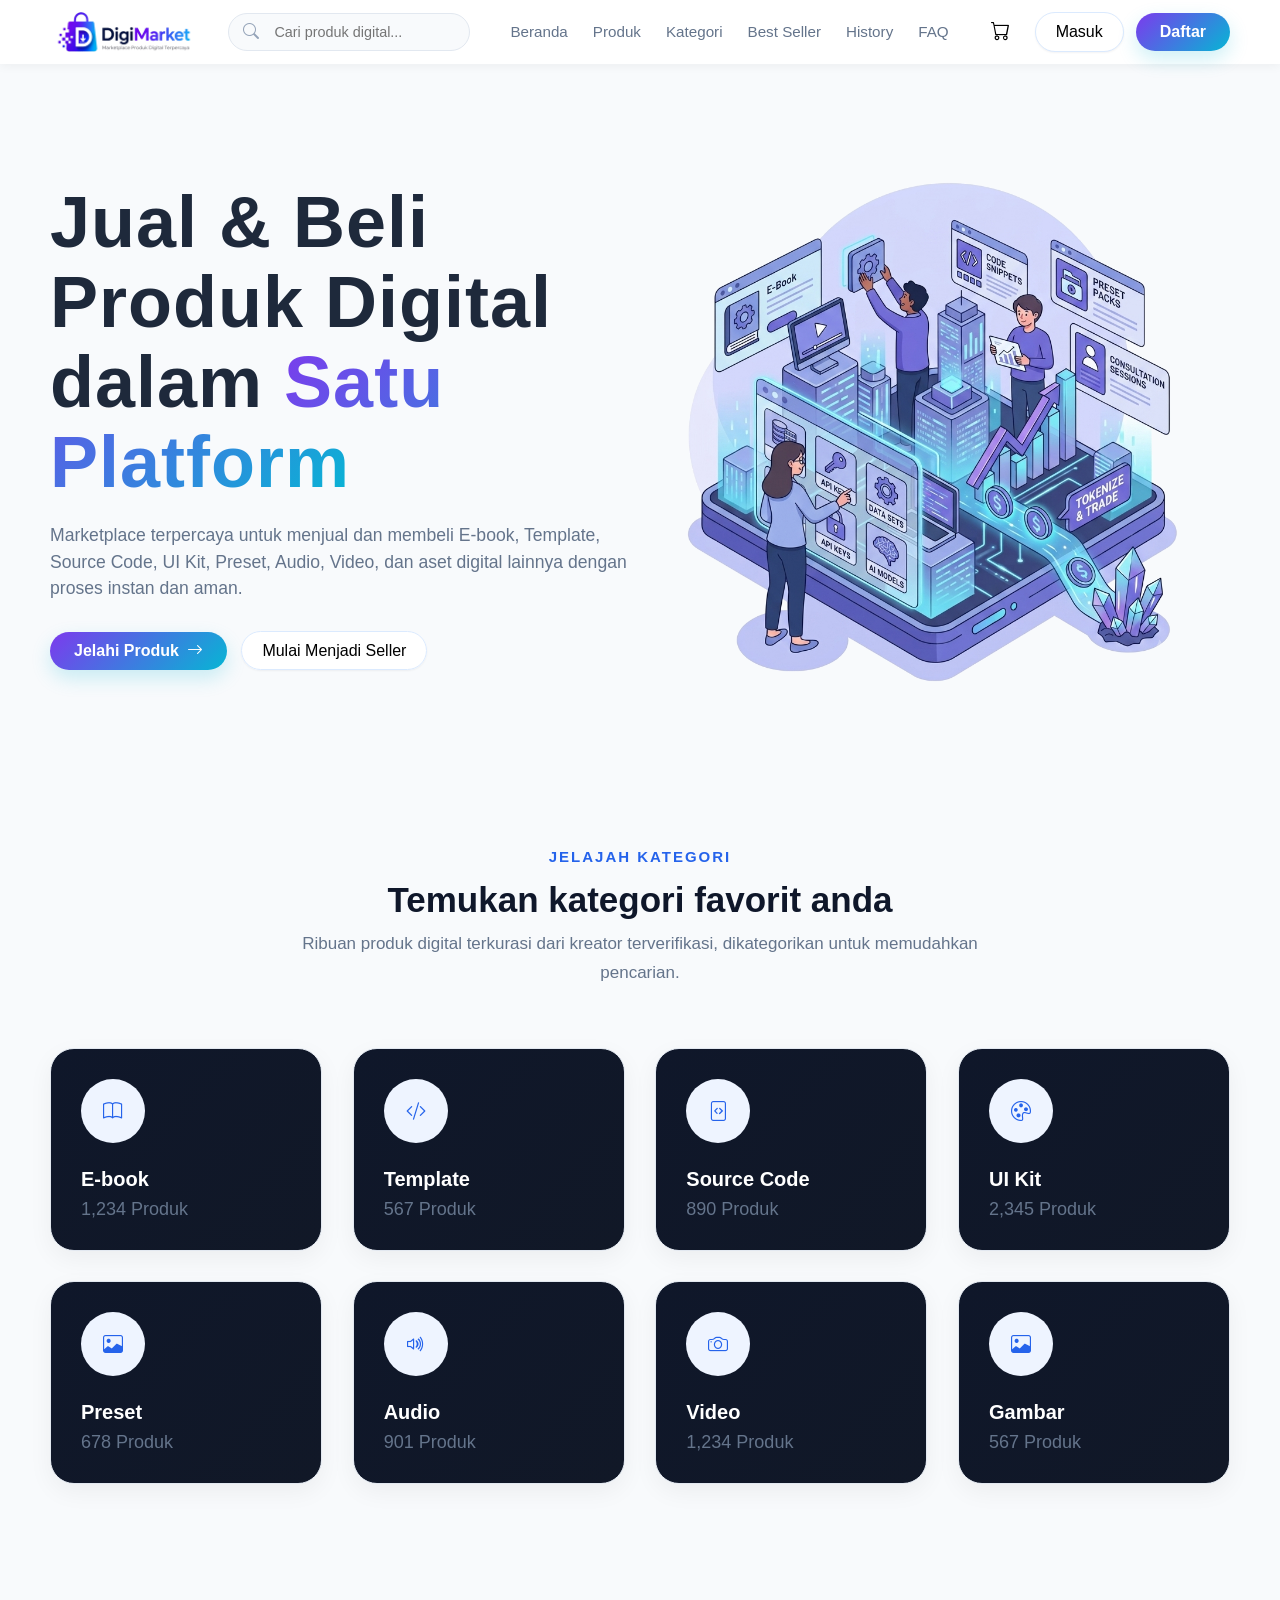
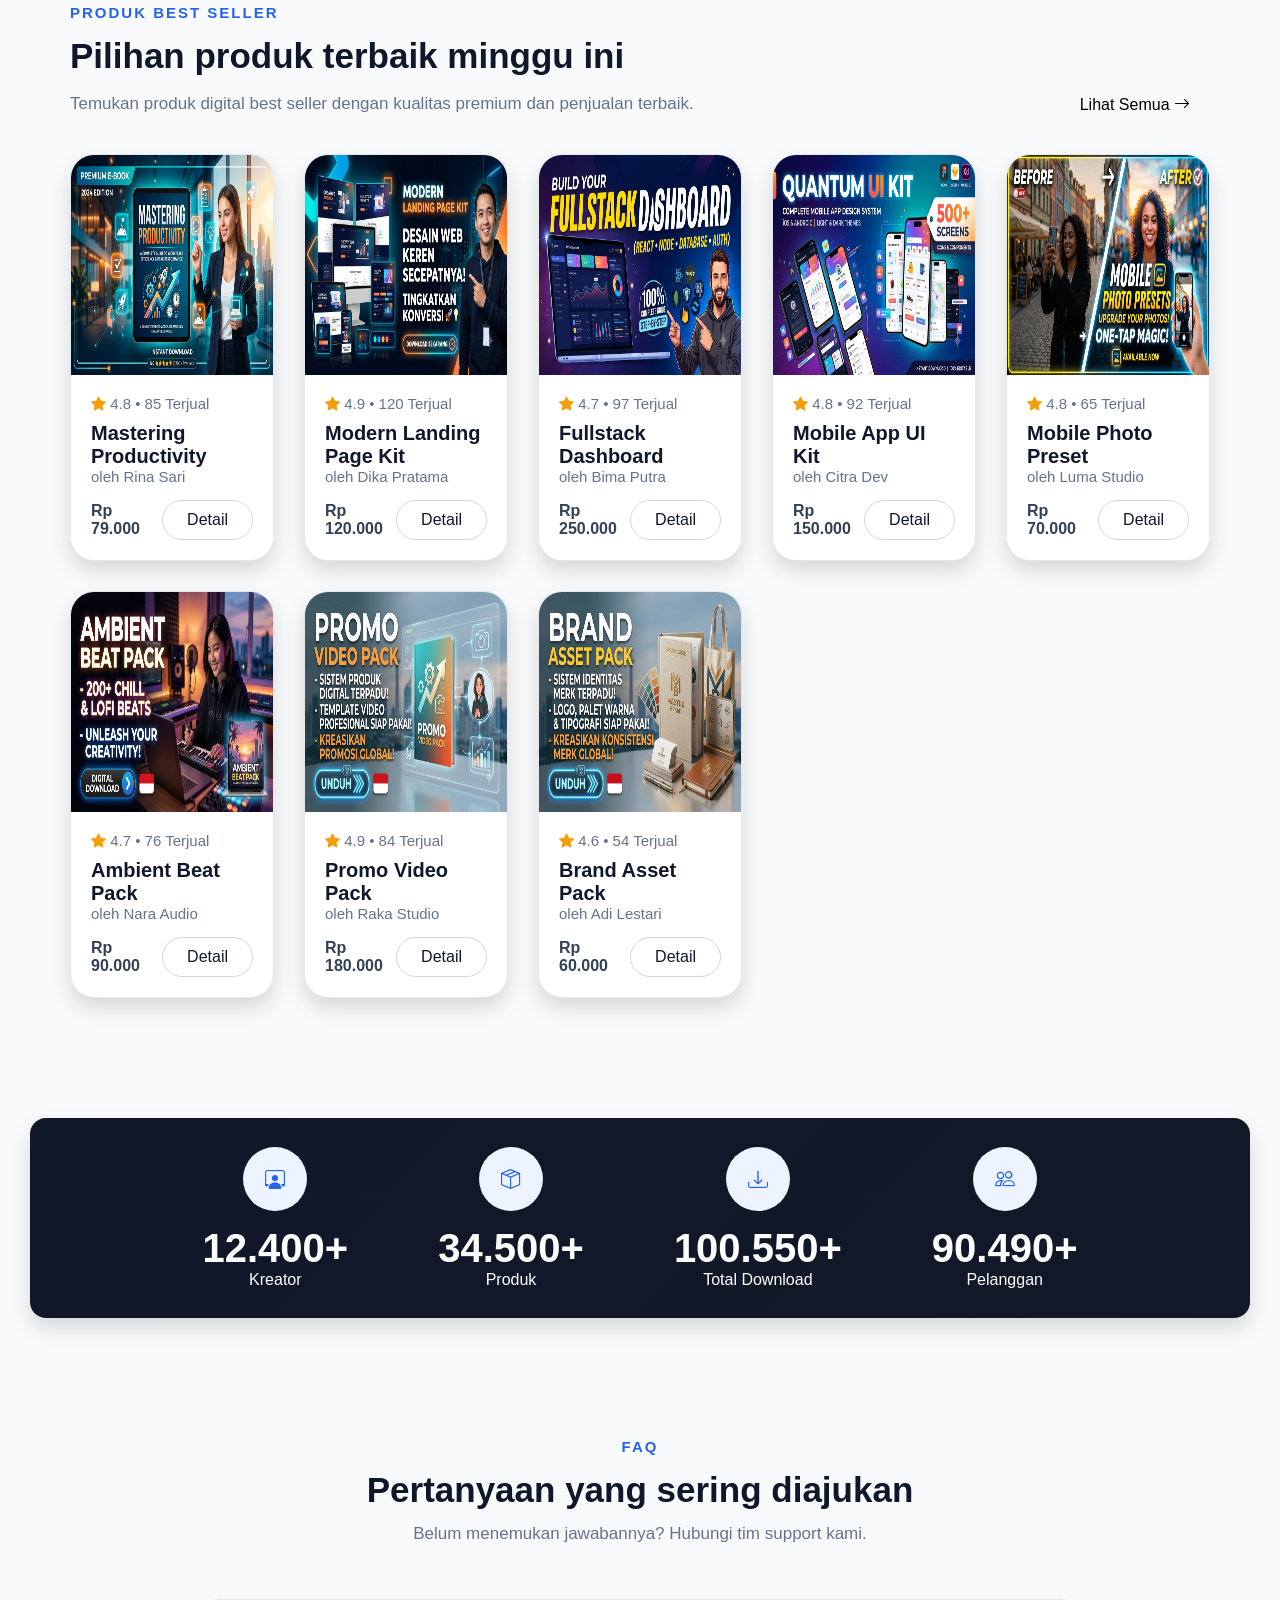
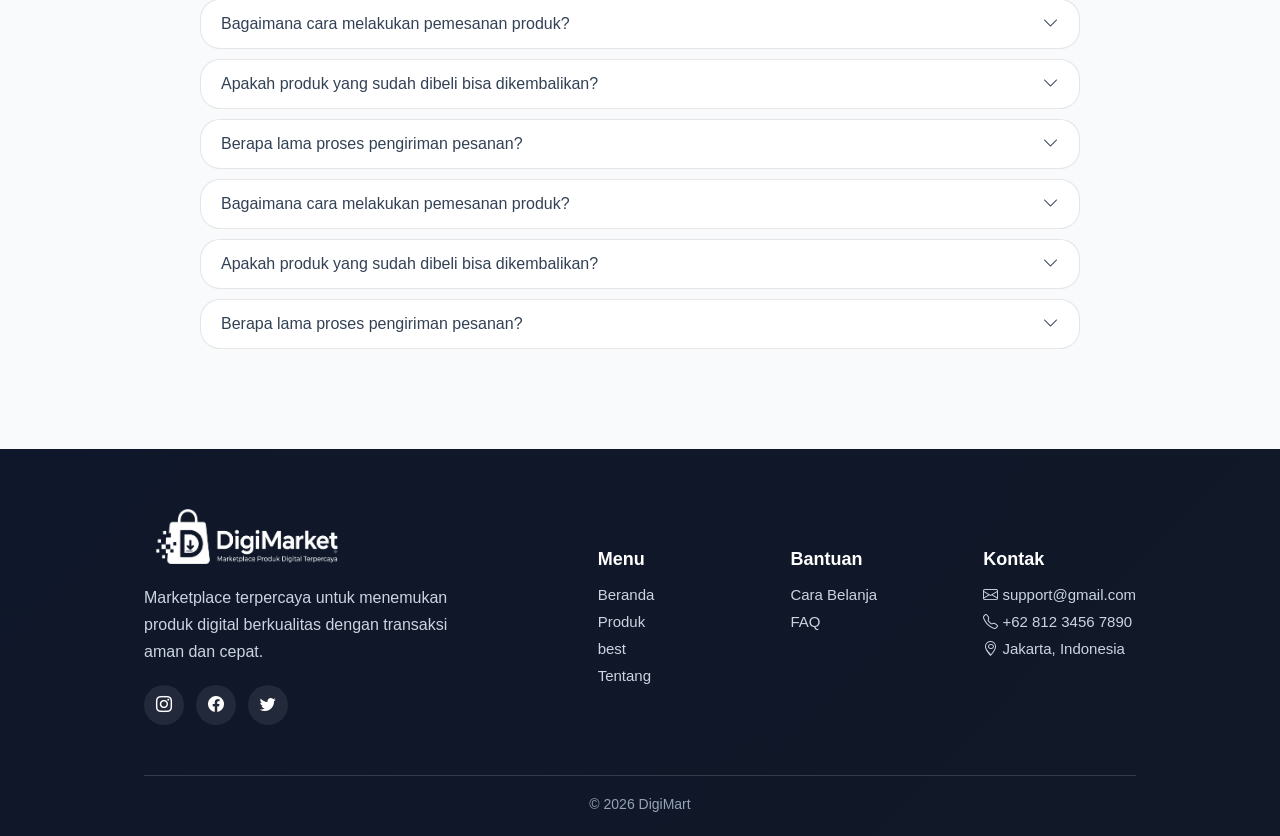
<file: index.html>
<!doctype html>
<html lang="en">

<head>
  <meta charset="UTF-8" />
  <meta name="viewport" content="width=device-width, initial-scale=1.0" />
  <link rel="stylesheet" href="https://cdn.jsdelivr.net/npm/bootstrap-icons@1.13.1/font/bootstrap-icons.min.css" />
  <link rel="stylesheet" href="css/style.css" />
  <title>Digimart</title>
</head>

<body>
  <header>
    <div class="header-container">
      <img src="img/logo.png" alt="Logo" class="header-logo" />

      <div class="search-box">
        <i class="bi bi-search search-icon"></i>
        <input type="text" placeholder="Cari produk digital..." class="header-search" />
      </div>
      <nav>
        <ul class="nav-menu">
          <li class="nav-item">
            <a href="index.html" class="nav-link">Beranda</a>
          </li>
          <li class="nav-item">
            <a href="#" class="nav-link">Produk</a>
          </li>
          <li class="nav-item">
            <a href="index.html#categories" class="nav-link">Kategori</a>
          </li>
          <li class="nav-item">
            <a href="index.html#best" class="nav-link">Best Seller</a>
          </li>
          <li class="nav-item">
            <a href="#" class="nav-link">History</a>
          </li>
          <li class="nav-item">
            <a href="index.html#faq" class="nav-link">FAQ</a>
          </li>
        </ul>
      </nav>
      <div class="header-buttons">
        <a href="#" class="cart">
          <i class="bi bi-cart"></i>
        </a>
        <a href="login.html" class="btn-secondary">Masuk</a>
        <a href="daftar.html" class="btn-primary">Daftar</a>
      </div>
      <div class="menu-toggle">
        <i class="bi bi-list"></i>
      </div>
    </div>
  </header>

  <main>
    <section class="hero">
      <div class="hero-left">
        <h1>Jual & Beli Produk Digital dalam <span> Satu Platform</span></h1>
        <p>
          Marketplace terpercaya untuk menjual dan membeli E-book, Template,
          Source Code, UI Kit, Preset, Audio, Video, dan aset digital lainnya
          dengan proses instan dan aman.
        </p>
        <div class="hero-btn">
          <a href="#" class="btn btn-primary">Jelahi Produk <i class="bi bi-arrow-right"></i></a>
          <a href="#" class="btn-secondary">Mulai Menjadi Seller</a>
        </div>
      </div>
      <div class="hero-image">
        <img src="img/hero.png" alt="hero-image" />
      </div>
    </section>

    <section class="categories" id="categories">
      <div class="header-categories">
        <p class="categories-subtitle">JELAJAH KATEGORI</p>
        <h2>Temukan kategori favorit anda</h2>
        <p class="categories-description">
          Ribuan produk digital terkurasi dari kreator terverifikasi,
          dikategorikan untuk memudahkan pencarian.
        </p>
      </div>
      <div class="category-list">
        <a href="#" class="category-item">
          <i class="bi bi-book"></i>
          <h3>E-book</h3>
          <span>1,234 Produk</span>
        </a>
        <a href="#" class="category-item">
          <i class="bi bi-code-slash"></i>
          <h3>Template</h3>
          <span>567 Produk</span>
        </a>
        <a href="#" class="category-item">
          <i class="bi bi-file-code"></i>
          <h3>Source Code</h3>
          <span>890 Produk</span>
        </a>
        <a href="#" class="category-item">
          <i class="bi bi-palette"></i>
          <h3>UI Kit</h3>
          <span>2,345 Produk</span>
        </a>
        <a href="#" class="category-item">
          <i class="bi bi-image"></i>
          <h3>Preset</h3>
          <span>678 Produk</span>
        </a>
        <a href="#" class="category-item">
          <i class="bi bi-volume-up"></i>
          <h3>Audio</h3>
          <span>901 Produk</span>
        </a>
        <a href="#" class="category-item">
          <i class="bi bi-camera"></i>
          <h3>Video</h3>
          <span>1,234 Produk</span>
        </a>
        <a href="#" class="category-item">
          <i class="bi bi-image"></i>
          <h3>Gambar</h3>
          <span>567 Produk</span>
        </a>
      </div>
      </div>
    </section>

    <section class="best" id="best">
      <div>
        <p class="best-subtitle">PRODUK BEST SELLER</p>
        <h2>Pilihan produk terbaik minggu ini</h2>
        <div class="test">
          <p class="best-description">
            Temukan produk digital best seller dengan kualitas premium dan
            penjualan terbaik.
          </p>
          <a href="produk.html" class="see-all">Lihat Semua <i class="bi bi-arrow-right"></i></a>
        </div>
        <div class="best-list">
          <div class="best-item">
            <img src="img/mastering.png" alt="E-Book" />
            <div class="best-info">
              <span class="rating">
                <i class="bi bi-star-fill"></i>
                4.8 • 85 Terjual
              </span>
              <h3>Mastering Productivity</h3>
              <p>oleh Rina Sari</p>
              <div class="best-footer">
                <h4>Rp 79.000</h4>
                <a href="#" class="detail-btn">Detail</a>
              </div>
            </div>
          </div>

          <div class="best-item">
            <img src="img/landing-page.png" alt="Template Desain" />
            <div class="best-info">
              <span class="rating">
                <i class="bi bi-star-fill"></i>
                4.9 • 120 Terjual
              </span>
              <h3>Modern Landing Page Kit</h3>
              <p>oleh Dika Pratama</p>
              <div class="best-footer">
                <h4>Rp 120.000</h4>
                <a href="#" class="detail-btn">Detail</a>
              </div>
            </div>
          </div>

          <div class="best-item">
            <img src="img/full-stack.png" alt="Source Code" />
            <div class="best-info">
              <span class="rating">
                <i class="bi bi-star-fill"></i>
                4.7 • 97 Terjual
              </span>
              <h3>Fullstack Dashboard</h3>
              <p>oleh Bima Putra</p>

              <div class="best-footer">
                <h4>Rp 250.000</h4>
                <a href="#" class="detail-btn">Detail</a>
              </div>
            </div>
          </div>

          <div class="best-item">
            <img src="img/ui-kit.png" alt="UI Kit" />
            <div class="best-info">
              <span class="rating">
                <i class="bi bi-star-fill"></i>
                4.8 • 92 Terjual
              </span>
              <h3>Mobile App UI Kit</h3>
              <p>oleh Citra Dev</p>

              <div class="best-footer">
                <h4>Rp 150.000</h4>
                <a href="#" class="detail-btn">Detail</a>
              </div>
            </div>
          </div>

          <div class="best-item">
            <img src="img/preset.png" alt="Preset" />
            <div class="best-info">
              <span class="rating">
                <i class="bi bi-star-fill"></i>
                4.8 • 65 Terjual
              </span>
              <h3>Mobile Photo Preset</h3>
              <p>oleh Luma Studio</p>

              <div class="best-footer">
                <h4>Rp 70.000</h4>
                <a href="#" class="detail-btn">Detail</a>
              </div>
            </div>
          </div>

          <div class="best-item">
            <img src="img/beat-pack.png" alt="Audio" />
            <div class="best-info">
              <span class="rating">
                <i class="bi bi-star-fill"></i>
                4.7 • 76 Terjual
              </span>
              <h3>Ambient Beat Pack</h3>
              <p>oleh Nara Audio</p>

              <div class="best-footer">
                <h4>Rp 90.000</h4>
                <a href="#" class="detail-btn">Detail</a>
              </div>
            </div>
          </div>

          <div class="best-item">
            <img src="img/video-pack.png" alt="Video" />
            <div class="best-info">
              <span class="rating">
                <i class="bi bi-star-fill"></i>
                4.9 • 84 Terjual
              </span>
              <h3>Promo Video Pack</h3>
              <p>oleh Raka Studio</p>

              <div class="best-footer">
                <h4>Rp 180.000</h4>
                <a href="#" class="detail-btn">Detail</a>
              </div>
            </div>
          </div>

          <div class="best-item">
            <img src="img/aset-pack.png" alt="Gambar" />
            <div class="best-info">
              <span class="rating">
                <i class="bi bi-star-fill"></i>
                4.6 • 54 Terjual
              </span>
              <h3>Brand Asset Pack</h3>
              <p>oleh Adi Lestari</p>

              <div class="best-footer">
                <h4>Rp 60.000</h4>
                <a href="#" class="detail-btn">Detail</a>
              </div>
            </div>
          </div>
        </div>
      </div>
    </section>

    <section class="statistics">
      <div class="statistics-list">
        <div class="statistics-item">
          <i class="bi bi-person-workspace"></i>
          <h3>12.400+</h3>
          <span>Kreator</span>
        </div>
        <div class="statistics-item">
          <i class="bi bi-box-seam"></i>
          <h3>34.500+</h3>
          <span>Produk</span>
        </div>
        <div class="statistics-item">
          <i class="bi bi-download"></i>
          <h3>100.550+</h3>
          <span>Total Download</span>
        </div>
        <div class="statistics-item">
          <i class="bi bi-people"></i>
          <h3>90.490+</h3>
          <span>Pelanggan</span>
        </div>
      </div>
    </section>

    <section class="faq" id="faq">
      <p class="faq-subtitle">FAQ</p>
      <h2>Pertanyaan yang sering diajukan</h2>
      <div class="test">
        <p class="faq-description">
          Belum menemukan jawabannya? Hubungi tim support kami.
        </p>
      </div>
      <div class="faq-question">
        <details>
          <summary>
            Bagaimana cara melakukan pemesanan produk?
            <span class="faq-icon"><i class="bi bi-chevron-down"></i></span>
          </summary>
          <p>
            Kamu bisa memilih produk yang diinginkan, memasukkannya ke
            keranjang belanja, lalu mengikuti instruksi checkout yang
            tersedia untuk menyelesaikan pembayaran.
          </p>
        </details>

        <details>
          <summary>
            Apakah produk yang sudah dibeli bisa dikembalikan?<span class="faq-icon"><i
                class="bi bi-chevron-down"></i></span>
          </summary>
          <p>
            Ya, produk dapat dikembalikan maksimal 3 hari setelah diterima,
            dengan catatan segel belum terbuka dan menyertakan video
            unboxing.
          </p>
        </details>

        <details>
          <summary>
            Berapa lama proses pengiriman pesanan?<span class="faq-icon"><i class="bi bi-chevron-down"></i></span>
          </summary>
          <p>
            Untuk wilayah dalam kota biasanya memakan waktu 1-2 hari kerja,
            sedangkan untuk luar kota berkisar antara 3-5 hari kerja
            tergantung ekspedisi.
          </p>
        </details>

        <details>
          <summary>
            Bagaimana cara melakukan pemesanan produk?
            <span class="faq-icon"><i class="bi bi-chevron-down"></i></span>
          </summary>
          <p>
            Kamu bisa memilih produk yang diinginkan, memasukkannya ke
            keranjang belanja, lalu mengikuti instruksi checkout yang
            tersedia untuk menyelesaikan pembayaran.
          </p>
        </details>

        <details>
          <summary>
            Apakah produk yang sudah dibeli bisa dikembalikan?<span class="faq-icon"><i
                class="bi bi-chevron-down"></i></span>
          </summary>
          <p>
            Ya, produk dapat dikembalikan maksimal 3 hari setelah diterima,
            dengan catatan segel belum terbuka dan menyertakan video
            unboxing.
          </p>
        </details>

        <details>
          <summary>
            Berapa lama proses pengiriman pesanan?<span class="faq-icon"><i class="bi bi-chevron-down"></i></span>
          </summary>
          <p>
            Untuk wilayah dalam kota biasanya memakan waktu 1-2 hari kerja,
            sedangkan untuk luar kota berkisar antara 3-5 hari kerja
            tergantung ekspedisi.
          </p>
        </details>
      </div>
    </section>
  </main>

  <footer class="footer">
    <div class="footer-content">
      <div class="footer-brand">
        <img src="img/logo_putih.png" alt="Logo" class="footer-logo" />
        <p>
          Marketplace terpercaya untuk menemukan produk digital berkualitas
          dengan transaksi aman dan cepat.
        </p>
        <div class="footer-social">
          <a href="#" aria-label="Instagram"><i class="bi bi-instagram"></i></a>
          <a href="#" aria-label="Facebook"><i class="bi bi-facebook"></i></a>
          <a href="#" aria-label="Twitter"><i class="bi bi-twitter"></i></a>
        </div>
      </div>
      <div class="footer-links-grid">
        <div class="footer-links">
          <h3>Menu</h3>
          <ul>
            <li><a href="#">Beranda</a></li>
            <li><a href="#">Produk</a></li>
            <li><a href="#">best</a></li>
            <li><a href="#">Tentang</a></li>
          </ul>
        </div>
        <div class="footer-links">
          <h3>Bantuan</h3>
          <ul>
            <li><a href="#">Cara Belanja</a></li>
            <li><a href="#">FAQ</a></li>
          </ul>
        </div>
        <div class="footer-links">
          <h3>Kontak</h3>
          <ul>
            <li><i class="bi bi-envelope"></i> support@gmail.com</li>
            <li><i class="bi bi-telephone"></i> +62 812 3456 7890</li>
            <li><i class="bi bi-geo-alt"></i> Jakarta, Indonesia</li>
          </ul>
        </div>
      </div>
      <div class="footer-bottom">
        <p>© 2026 DigiMart</p>
      </div>
    </div>
  </footer>
</body>

</html>
<script>
  const menuToggle = document.querySelector(".menu-toggle");
  const navMenu = document.querySelector(".nav-menu");

  menuToggle.addEventListener("click", () => {
    navMenu.classList.toggle("active");
  });
</script>
</file>
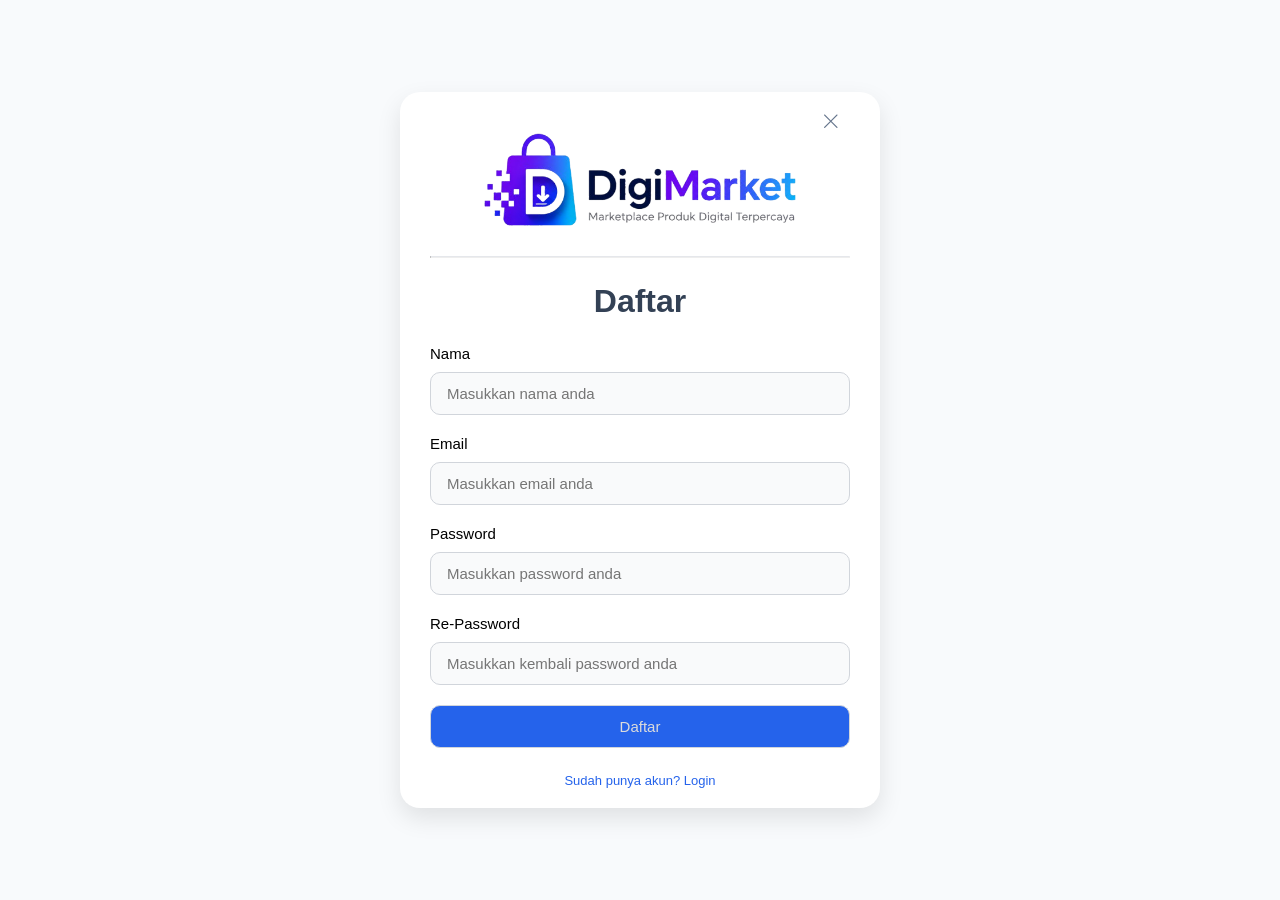
<file: daftar.html>
<!doctype html>
<html lang="id">

<head>
  <meta charset="UTF-8" />
  <meta name="viewport" content="width=device-width, initial-scale=1.0" />
  <link rel="stylesheet" href="https://cdn.jsdelivr.net/npm/bootstrap-icons@1.13.1/font/bootstrap-icons.min.css" />
  <link rel="stylesheet" href="css/login.css" />
  <title>Form Daftar</title>
</head>

<body>
  <div class="card-login">
    <a href="index.html" class="close-btn"><i class="bi bi-x-lg"></i></a>
    <img src="img/logo.png" alt="logo" class="logo" />
    <hr />
    <h1>Daftar</h1>
    <form>
      <div class="form-item">
        <label for="nama">Nama</label>
        <input type="text" id="nama" placeholder="Masukkan nama anda" />
      </div>

      <div class="form-item">
        <label for="email">Email</label>
        <input type="email" id="email" placeholder="Masukkan email anda" />
      </div>

      <div class="form-item">
        <label for="password">Password</label>
        <input type="password" id="password" placeholder="Masukkan password anda" />
      </div>

      <div class="form-item">
        <label for="password">Re-Password</label>
        <input type="password" id="password" placeholder="Masukkan kembali password anda" />
      </div>

      <button type="submit" class="btn">Daftar</button>

      <div class="register-link">
        Sudah punya akun? <a href="login.html">Login</a>
      </div>
    </form>
  </div>
</body>
</html>
<script>
  const menuToggle = document.querySelector(".menu-toggle");
  const navMenu = document.querySelector(".nav-menu");

  menuToggle.addEventListener("click", () => {
    navMenu.classList.toggle("active");
  });
</script>
</file>
<file: css/style.css>
* {
  margin: 0;
  padding: 0;
  box-sizing: border-box;
  font-family: "inter", sans-serif;
}

body {
  background-color: #f8fafc;
  color: #334155;
  min-height: 100vh;
  overflow-x: hidden;
}

a {
  text-decoration: none;
  transition: all 0.3s ease;
}

ul {
  list-style: none;
}

header {
  background-color: #ffffff;
  box-shadow: 0 2px 10px rgba(0, 0, 0, 0.05);
  position: sticky;
}

.header-container {
  display: flex;
  align-items: center;
  justify-content: space-between;
  padding: 10px 50px;
}

.header-logo {
  height: 40px;
  object-fit: contain;
}

.search-box {
  position: relative;
  max-width: 700px;
  margin-right: 10px;
}

.search-icon {
  position: absolute;
  left: 15px;
  top: 50%;
  transform: translateY(-50%);
  color: #94a3b8;
}

.header-search {
  width: 100%;
  padding: 10px 15px 10px 45px;
  border: 1px solid #e2e8f0;
  border-radius: 25px;
  font-size: 0.9rem;
  outline: none;
  transition: all 0.3s ease;
  background-color: #f8fafc;
}

.header-search:focus {
  border-color: #3b82f6;
  background-color: #ffffff;
  box-shadow: 0 0 0 3px rgba(59, 130, 246, 0.1);
}

.nav-menu {
  display: flex;
  align-items: center;
  gap: 25px;
}

.nav-link {
  color: #64748b;
  font-weight: lighter;
  font-size: 0.95rem;
}

.nav-link:hover {
  color: #3b82f6;
  font-weight: 600;
  padding: 5px 10px;
  border-radius: 10px;
  transition: all 0.2s ease;
}

.nav-link .bi-cart {
  font-size: 1.2rem;
}

.header-buttons {
  display: flex;
  align-items: center;
  gap: 12px;
}

.cart {
  display: inline-flex;
  align-items: center;
  justify-content: center;
  width: 44px;
  height: 44px;
  color: #000000;
  font-weight: 600;
  border-radius: 50%;
  font-size: 1.2rem;
}

.cart:hover {
  color: #3b82f6;
  background-color: #eff6ff;
  border-color: #bfdbfe;
  transition: all 0.2s ease;
}

.btn-secondary {
  color: #000000;
  font-weight: 500;
  padding: 10px 20px;
  border-radius: 999px;
  border: 1px solid #dbeafe;
  background-color: #ffffff;
  box-shadow: 0 1px 2px rgba(15, 23, 42, 0.05);
}

.btn-secondary:hover {
  background-color: #eff6ff;
  border-color: #bfdbfe;
}

.btn-primary {
  background-image: linear-gradient(135deg, #7c3aed 0%, #06b6d4 100%);
  color: #ffffff;
  font-weight: 600;
  padding: 10px 24px;
  border-radius: 999px;
  transition: all 0.2s ease-in-out;
  display: inline-flex;
  align-items: center;
  justify-content: center;
  gap: 8px;
  border: none;
  cursor: pointer;
  box-shadow: 0 8px 20px rgba(6, 182, 212, 0.2);
}

.btn-primary:hover {
  background-image: linear-gradient(135deg, #6d28d9 0%, #0891b2 100%);
  transform: translateY(-1px);
}

.buttons {
  display: flex;
  gap: 12px;
  flex-wrap: wrap;
  margin-top: 24px;
}

.menu-toggle {
  display: none;
  font-size: 28px;
  cursor: pointer;
}

.hero {
  display: flex;
  align-items: center;
  justify-content: space-between;
  padding: 60px 50px;
}

.hero-left {
  max-width: 800px;
}

.hero h1 {
  font-size: 4.5rem;
  font-weight: 550 !important;
  letter-spacing: 1px;
  color: #1e293b;
  margin-bottom: 20px;
  line-height: 5rem;
}

.hero p {
  font-size: 1.1rem;
  color: #64748b;
  line-height: 1.5;
  max-width: 600px;
  margin: 0;
}

.hero span {
  background-image: linear-gradient(135deg, #7c3aed 0%, #06b6d4 100%);
  background-clip: text;
  -webkit-background-clip: text;
  -webkit-text-fill-color: transparent;
}

.btn {
  margin-right: 10px;
}

.hero-btn {
  padding-top: 30px;
}

.hero-image img {
  width: 600px;
}

.categories {
  padding: 60px 50px;
}

.categories-subtitle {
  display: block;
  text-align: center;
  color: #2563eb;
  font-size: 15px;
  font-weight: 700;
  letter-spacing: 2px;
  text-transform: uppercase;
  margin-bottom: 15px;
}

.categories h2 {
  text-align: center;
  font-size: 35px;
  font-weight: 700;
  color: #0f172a;
  margin-bottom: 10px;
}

.categories-description {
  max-width: 700px;
  margin: 0 auto 60px;
  text-align: center;
  color: #64748b;
  font-size: 17px;
  line-height: 1.7;
}

.category-list {
  display: flex;
  flex-wrap: wrap;
  gap: 30px;
  justify-content: space-between;
}

.category-item {
  flex: 0 0 calc(25% - 23px);
  background: linear-gradient(135deg, #0f172a 0%, #111827 100%);
  border: 1px solid #e2e8f0;
  border-radius: 24px;
  padding: 30px;
  box-shadow: 0 8px 25px rgba(0, 0, 0, 0.05);
  box-sizing: border-box;
}

.category-item:hover {
  transform: translateY(-8px);
  box-shadow: 0 20px 40px rgba(0, 0, 0, 0.1);
  transition: all 0.3s ease;
}

.category-item i {
  width: 64px;
  height: 64px;
  display: flex;
  justify-content: center;
  align-items: center;
  border-radius: 50%;
  background: #eef4ff;
  color: #2563eb;
  font-size: 20px;
  margin-bottom: 25px;
}

.category-item h3 {
  font-size: 20px;
  color: #ffffff;
  margin-bottom: 8px;
}

.category-item span {
  color: #64748b;
  font-size: 18px;
}

.best {
  padding: 60px 70px;
}

.best-subtitle {
  display: block;
  color: #2563eb;
  font-size: 15px;
  font-weight: 700;
  letter-spacing: 2px;
  text-transform: uppercase;
  margin-bottom: 15px;
}

.best h2 {
  font-size: 35px;
  font-weight: 700;
  color: #0f172a;
  margin-bottom: 10px;
}

.test {
  display: flex;
  align-items: center;
  justify-content: space-between;
  flex-wrap: wrap;
  margin: 0 0 30px;
}

.best-description {
  margin: 0;
  color: #64748b;
  font-size: 17px;
  line-height: 1.7;
  flex: 1;
  min-width: 280px;
}

.see-all {
  color: #000000;
  padding: 10px 20px;
  border-radius: 20px;
  margin-left: auto;
}

.see-all:hover {
  background-color: #c1dbfd;
}

.best-list {
  display: grid;
  grid-template-columns: repeat(5, 1fr);
  gap: 30px;
}

.best-item {
  display: flex;
  flex-direction: column;
  width: auto;
  background: #fff;
  border-radius: 24px;
  overflow: hidden;
  border: 1px solid #e5e7eb;
  box-shadow: 0 10px 20px rgba(0, 0, 0, 0.137);
}

.best-item:hover {
  transform: translateY(-8px);
}

.best-item img {
  width: 100%;
  height: 220px;
}

.best-info {
  display: flex;
  flex-direction: column;
  flex-grow: 1;
  padding: 20px;
}

.best-info h3 {
  font-size: 20px;
  color: #0f172a;
}

.best-info p {
  color: #64748b;
  font-size: 15px;
  margin-bottom: 15px;
}

.rating {
  color: #64748b;
  margin-bottom: 10px;
  font-size: 15px;
}

.rating i {
  color: #f59e0b;
}

.best-footer {
  display: flex;
  justify-content: space-between;
  align-items: center;
  margin-top: auto;
}

.detail-btn {
  display: inline-block;
  padding: 10px 24px;
  border: 1px solid #d1d5db;
  border-radius: 999px;
  color: #0f172a;
  text-decoration: none;
  transition: 0.3s;
}

.detail-btn:hover {
  background: #2563eb;
  color: #fff;
  border-color: #2563eb;
}

.statistics {
  padding: 60px 30px;
}

.statistics-list {
  display: flex;
  justify-content: center;
  align-items: center;
  gap: 15px;
  height: 200px;
  background: linear-gradient(135deg, #0f172a 0%, #111827 100%);
  box-shadow: 0 10px 20px rgba(0, 0, 0, 0.137);
  border-radius: 16px;
  gap: 90px;
}

.statistics-item {
  color: white;
  text-align: center;
}

.statistics h3 {
  font-size: 40px;
}

.statistics i {
  width: 64px;
  height: 64px;
  display: flex;
  justify-content: center;
  align-items: center;
  margin: 0 auto 15px auto;
  border-radius: 50%;
  background: #eef4ff;
  color: #2563eb;
  font-size: 20px;
  font-weight: bolder;
  margin-bottom: 15px;
}

.faq {
  padding: 60px 200px;
  border-radius: 20px;
}

.faq-subtitle {
  display: block;
  text-align: center;
  color: #2563eb;
  font-size: 15px;
  font-weight: 700;
  letter-spacing: 2px;
  text-transform: uppercase;
  margin-bottom: 15px;
}

.faq h2 {
  text-align: center;
  font-size: 35px;
  font-weight: 700;
  color: #0f172a;
  margin-bottom: 10px;
}

.faq-description {
  max-width: 700px;
  margin: 0 auto 20px;
  text-align: center;
  color: #64748b;
  font-size: 17px;
  line-height: 1.7;
}

.faq-question details {
  background: #ffffff;
  border: 1px solid rgba(0, 0, 0, 0.103);
  border-radius: 20px;
  margin-bottom: 10px;
  padding: 15px 20px;
}

.faq-question summary {
  display: flex;
  justify-content: space-between;
  align-items: center;
  font-weight: 400;
  cursor: pointer;
  list-style: none;
}

.faq-question summary::-webkit-details-marker {
  display: none;
}

.faq-question .faq-icon {
  display: inline-flex;
  align-items: center;
  justify-content: center;
  transition: transform 0.3s ease;
}

.faq-question details[open] .faq-icon {
  transform: rotate(180deg);
}

.faq-question p {
  display: flex;
  justify-content: space-between;
  align-items: center;
  padding: 10px;
  line-height: 1.5;
}

.footer {
  display: flex;
  justify-content: center;
  align-items: center;
  background: linear-gradient(135deg, #0f172a 0%, #111827 100%);
  color: #e2e8f0;
  padding: 60px 20px 24px;
  margin-top: 30px;
  width: 100%;
}

.footer-content {
  width: 80%;
  display: flex;
  flex-wrap: wrap;
  justify-content: space-between;
  align-items: center;
  gap: 50px;
}

.footer-logo {
  height: 55px;
  margin-bottom: 16px;
}

.footer-brand p {
  color: #cbd5e1;
  line-height: 1.7;
  max-width: 320px;
}

.footer-social {
  display: flex;
  gap: 12px;
  margin-top: 20px;
}

.footer-social a {
  width: 40px;
  height: 40px;
  display: flex;
  justify-content: center;
  align-items: center;
  background: rgba(255, 255, 255, 0.08);
  border-radius: 50%;
  color: #fff;
  text-decoration: none;
  transition: 0.3s;
}

.footer-social a:hover {
  background: #2563eb;
  transform: translateY(-2px);
}

.footer-links-grid {
  display: grid;
  grid-template-columns: repeat(3, 1fr);
  gap: 40px;
}

.footer-links h3 {
  color: #fff;
  font-size: 18px;
  margin-bottom: 16px;
}

.footer-links ul {
  list-style: none;
  display: flex;
  flex-direction: column;
  gap: 10px;
}

.footer-links li {
  color: #cbd5e1;
  font-size: 15px;
}

.footer-links a {
  color: #cbd5e1;
  text-decoration: none;
  transition: 0.3s;
}

.footer-links a:hover {
  color: #fff;
}

.footer-bottom {
  width: 100%;

  padding-top: 20px;
  border-top: 1px solid rgba(255, 255, 255, 0.15);
  text-align: center;
  color: #94a3b8;
  font-size: 14px;
}

@media screen and (min-width: 360px) and (max-width: 480px) {
  .header-container {
    display: flex;
    flex-wrap: wrap;
    padding: 0 10px;
  }

  .header-logo {
    height: 28px;
  }

  .search-box {
    display: none;
  }

  .header-buttons {
    gap: px;
  }

  .menu-toggle {
    display: block;
  }

  .header-container nav {
    order: 4;
    width: 100%;
  }

  .nav-menu {
    display: none;
    flex-direction: column;
    align-items: center;
    margin-top: 15px;
  }

  .nav-menu.active {
    display: flex;
  }

  .hero {
    flex-direction: column;
  }

  .hero-left {
    max-width: 340px;
  }

  .hero-image {
    display: none;
  }

  .hero h1 {
    font-size: 35px;
    line-height: normal;
  }

  .hero p {
    font-size: 13px;
    margin-top: -10px;
    max-width: 315px;
  }

  .hero-btn {
    margin-top: -10px;
  }

  .categories h2,
  .best h2,
  .faq h2 {
    font-size: 20px;
  }

  .categories-subtitle,
  .best-subtitle,
  .faq-subtitle {
    font-size: 10px;
  }

  .categories-description,
  .best-description,
  .faq-description {
    font-size: 14px;
    max-width: 280px;
  }

  .category-list {
    display: grid;
    grid-template-columns: repeat(2, 1fr);
  }

  .category-item {
    justify-content: center;
    text-align: center;
  }

  .category-item h3 {
    font-size: 12px;
  }

  .category-item span {
    font-size: 13px;
  }

  .best-list {
    display: grid;
    grid-template-columns: repeat(2, 1fr) !important;
  }

  .best-item img {
    width: 100%;
    height: 150px;
    display: block;
  }

  .best-info {
    flex-grow: 1;
  }

  .best-info h3 {
    font-size: 15px;
  }

  .best-info h4 {
    font-size: 10px;
  }

  .best-info p {
    font-size: 12px;
  }

  .rating {
    font-size: 12px;
  }

  .detail-btn {
    padding: 5px 10px;
    font-size: 11px;
    margin-right: -10px;
  }

  .see-all {
    padding: 20px 20px;
    font-size: 12px;
  }

  .statistics {
    padding: 0 !important;
    border-radius: 0 !important;
  }

  .statistics-list {
    display: flex;
    justify-content: center;
    align-items: center;
    gap: 30px !important;
  }

  .statistics-item h3 {
    font-size: 15px !important;
  }

  .statistics-item span {
    font-size: 12px;
  }

  .statistics-item i {
    width: 30px;
    height: 30px;
    font-size: 16px;
    margin-bottom: 1%;
  }
}

@media screen and (min-width: 765px) and (max-width: 834px) {
  .header-container {
    padding: 10px 15px;
  }

  .header-logo {
    height: 30px;
  }

  .search-box {
    max-width: 200px;
  }

  .nav-menu {
    gap: 6px;
  }

  .nav-link {
    font-size: 12px;
  }

  .cart {
    font-size: 1.2rem;
  }

  .btn-secondary,
  .btn-primary {
    padding: 10px 12px;
    font-size: 12px;
    font-weight: 600;
  }

  .buttons {
    display: flex;
    gap: 1px;
    flex-wrap: wrap;
    margin-top: 24px;
  }

  .hero {
    padding: 50px;
  }

  .hero h1 {
    font-size: 3rem;
    line-height: 3.5rem;
  }

  .hero p {
    font-size: 1rem;
  }

  .hero-image img {
    width: 360px;
  }

  .categories {
    padding: 50px;
  }

  .category-list {
    gap: 20px;
  }

  .best {
    padding: 50px;
  }

  .best-list {
    display: grid;
    grid-template-columns: repeat(3, 1fr);
    gap: 30px;
  }

  .statistics {
    padding: 50px;
  }

  .statistics-list {
    gap: 50px;
  }

  .statistics h3 {
    font-size: 30px;
  }

  .statistics i {
    width: 50px;
    height: 50px;
    font-size: 20px;
  }

  .faq {
    padding: 50px;
  }

  .footer-brand {
    width: 100%;
    text-align: center;
  }

  .footer-brand p {
    margin: auto;
  }

  .footer-social {
    justify-content: center;
  }
}

@media screen and (max-width: 1024px) and (max-width: 1355px) {
  .header-container {
    padding: 10px 15px;
  }

  .header-logo {
    height: 40px;
  }

  .search-box {
    max-width: 200px;
  }

  .nav-menu {
    gap: 11px;
  }

  .nav-link {
    font-size: 15px;
  }

  .cart {
    font-size: 1.2rem;
  }

  .btn-secondary,
  .btn-primary {
    padding: 10px 12px;
    font-size: 12px;
    font-weight: 400;
  }

  .buttons {
    display: flex;
    gap: 1px;
    flex-wrap: wrap;
    margin-top: 24px;
  }

  .hero {
    padding: 50px;
  }

  .hero h1 {
    font-size: 3rem;
    line-height: 3.5rem;
  }

  .hero p {
    font-size: 1rem;
  }

  .hero-image img {
    width: 360px;
  }

  .categories {
    padding: 50px;
  }

  .category-list {
    gap: 20px;
  }

  .best {
    padding: 50px;
  }

  .best-list {
    display: grid;
    grid-template-columns: repeat(3, 1fr);
    row-gap: 30px;
  }

  .statistics {
    padding: 50px;
  }

  .statistics-list {
    gap: 50px;
  }

  .statistics h3 {
    font-size: 30px;
  }

  .statistics i {
    width: 50px;
    height: 50px;
    font-size: 20px;
  }

  .faq {
    padding: 50px;
  }

  .footer-content {
    width: 90%;
    display: flex;
    flex-wrap: wrap;
    justify-content: space-between;
    align-items: center;
    gap: 30px;
  }

  .footer-links-grid {
    gap: 20px;
  }
}
</file>
<file: css/login.css>
* {
  margin: 0;
  padding: 0;
  box-sizing: border-box;
  font-family: "inter", sans-serif;
}

body {
  display: flex;
  justify-content: center;
  align-items: center;
  background-color: #f8fafc;
  color: #334155;
  min-height: 100vh;
  overflow-x: hidden;
}

.card-login {
  position: relative;
  background-color: #ffffff;
  width: 100%;
  max-width: 480px;
  padding: 20px 30px;
  border-radius: 20px;
  box-shadow: 0 10px 25px rgba(0, 0, 0, 0.10);
  text-align: center;
}

.close-btn {
  display: flex;
  justify-content: end;
  align-items: end;
  color: #64748b;
  margin-right: 10px;
  font-size: 18px;
  text-decoration: none;
  font-weight: bold;
}

.close-btn:hover {
  color: #111827;
}

.logo {
  height: auto;
  max-width: 350px;
  object-fit: contain;
  margin-bottom: 25px;
}

hr {
  border-top: 1px solid #e5e7eb;
}

.card-login h1 {
  margin: 25px;
}

form {
  text-align: left;
}

.form-item {
  margin-bottom: 20px;
}

.form-item label {
  display: block;
  font-size: 15px;
  color: #000000;
  margin-bottom: 10px;
}

.form-item input[type="text"],
.form-item input[type="email"],
.form-item input[type="password"] {
  width: 100%;
  padding: 12px 16px;
  font-size: 15px;
  border: 1px solid #d1d5db;
  border-radius: 10px;
  outline: none;
  background-color: #f9fafb;
}

.form-item a {
  display: block;
  text-align: left;
  font-size: 13px;
  color: #2563eb;
  text-decoration: none;
  margin-top: 15px;
}

.form-item a:hover {
  color: #0050fc;
  font-weight: 550;
}

.btn {
  width: 100%;
  padding: 12px 16px;
  font-size: 15px;
  border: 1px solid #d1d5db;
  border-radius: 10px;
  outline: none;
  background-color: #2563eb;
  color: #dbdbdb;
}

.btn:hover {
  background-color: #0050fc;
  color: #fff;
}

.separator {
  display: flex;
  align-items: center;
  text-align: center;
  color: #9ca3af;
  font-size: 10px;
  margin: 25px 0;
  text-transform: uppercase;
  letter-spacing: 1px;
}

.separator::before,
.separator::after {
  content: "";
  flex: 1;
  border-bottom: 1px solid #e5e7eb;
}

.separator:not(:empty)::before {
  margin-right: 1rem;
}

.separator:not(:empty)::after {
  margin-left: 1rem;
}

.btn-google {
  display: flex;
  justify-content: center;
  align-items: center;
  width: 100%;
  padding: 12px 16px;
  font-size: 15px;
  border: 1px solid #d1d5db;
  border-radius: 10px;
  outline: none;
  background-color: #ffffff;
  color: #000000;
  gap: 10px;
}

.btn-google:hover {
  background-color: #f1f1f1;
}

.google {
  width: 18px;
  height: 18px;
}

.register-link {
  display: block;
  font-size: 13px;
  color: #2563eb;
  text-decoration: none;
  margin-top: 25px;
  text-align: center;
  text-decoration: none;
}

.register-link a {
  text-decoration: none;
  color: #2563eb;
}

.register-link a:hover {
  color: #0050fc;
  font-weight: 550;
}

@media screen and (max-width: 480px) {
  .card-login {
  width: 90%;
  max-width: 380px;
}

.logo {
  max-width: 250px;
  margin-bottom: 10px;
}

.card-login h1 {
  margin: 15px;
  font-size: 30px;
}
}
</file>
